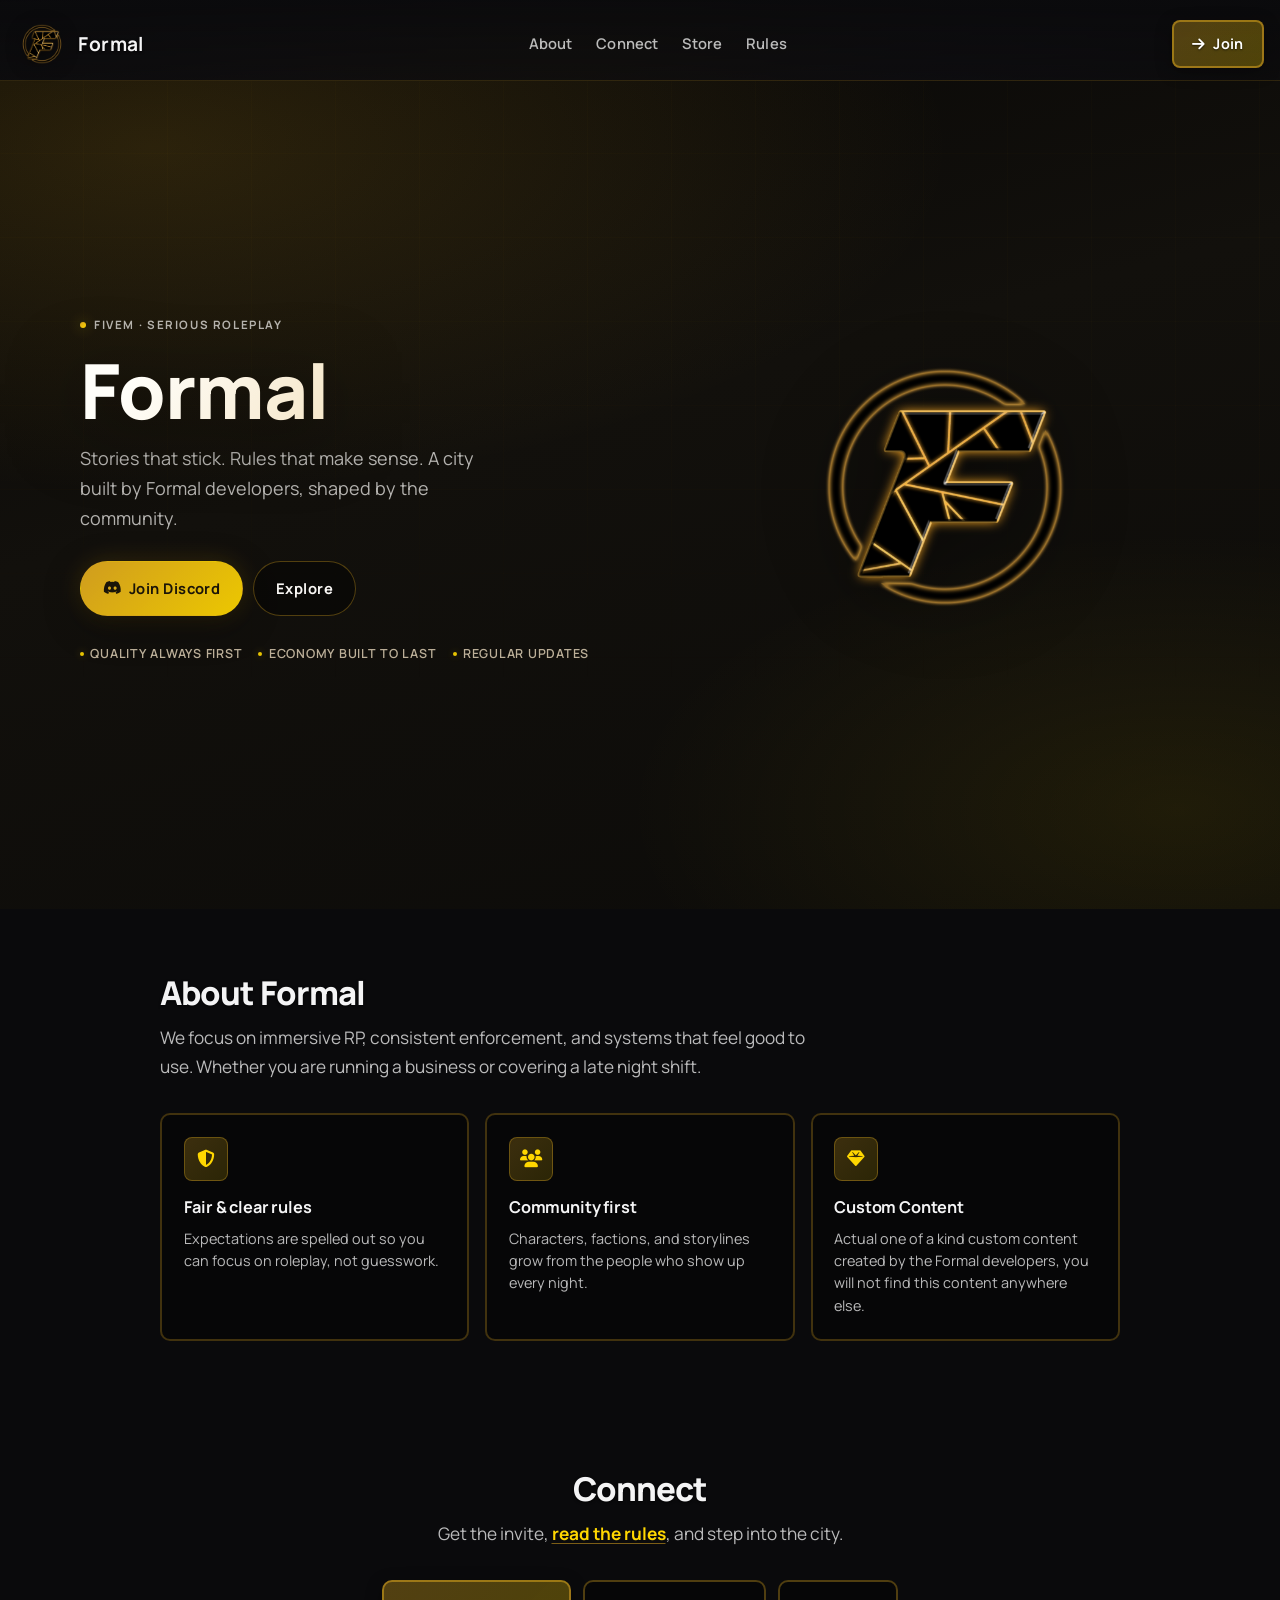
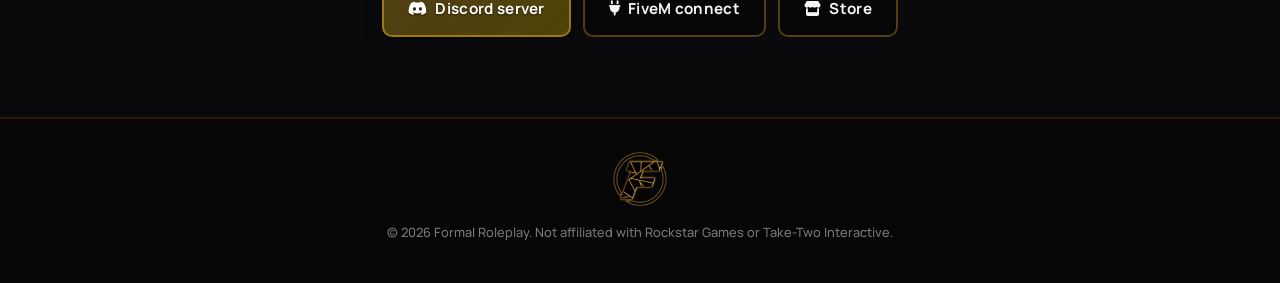
<file: index.html>
<!DOCTYPE html>
<html lang="en">
<head>
    <meta charset="UTF-8">
    <meta name="viewport" content="width=device-width, initial-scale=1.0">
    <title>Formal</title>
    <link rel="icon" type="image/png" href="formal-logo.png">
    <link rel="apple-touch-icon" href="formal-logo.png">
    <link rel="preconnect" href="https://fonts.googleapis.com">
    <link rel="preconnect" href="https://fonts.gstatic.com" crossorigin>
    <link href="https://fonts.googleapis.com/css2?family=Manrope:wght@300;400;500;600;700;800&display=swap" rel="stylesheet">
    <link rel="stylesheet" href="https://cdnjs.cloudflare.com/ajax/libs/font-awesome/6.4.0/css/all.min.css">
    <link rel="stylesheet" href="styles.css">
</head>
<body>
    <div class="page-bg" aria-hidden="true"></div>
    <div class="grain" aria-hidden="true"></div>

    <header class="site-header">
        <a class="brand" href="index.html#top">
            <img src="formal-logo.png" alt="Formal" class="brand-logo" width="140" height="56" decoding="async">
            <span class="brand-text">Formal</span>
        </a>
        <nav class="nav" aria-label="Primary">
            <a href="#about">About</a>
            <a href="#connect">Connect</a>
            <a href="https://formal-roleplay.tebex.io/" target="_blank" rel="noopener noreferrer">Store</a>
            <a href="rules.html">Rules</a>
        </nav>
        <a class="btn btn-primary nav-cta" href="#connect"><i class="fas fa-arrow-right"></i> Join</a>
    </header>

    <main id="top">
        <section class="hero hero-modern" aria-labelledby="hero-heading">
            <div class="hero-modern__ambient" aria-hidden="true"></div>
            <div class="hero-modern__grid" aria-hidden="true"></div>
            <div class="hero-modern__inner">
                <div class="hero-modern__copy">
                    <p class="hero-modern__tag"><span class="hero-modern__tag-dot"></span> FiveM · serious roleplay</p>
                    <h1 id="hero-heading" class="hero-modern__title">
                        <span class="hero-modern__title-main">Formal</span>
                    </h1>
                    <p class="hero-modern__lead">Stories that stick. Rules that make sense. A city built by Formal developers, shaped by the community.</p>
                    <div class="hero-modern__actions">
                        <a class="btn-hero btn-hero--solid" href="https://discord.gg/formalroleplay" target="_blank" rel="noopener noreferrer"><i class="fab fa-discord"></i> Join Discord</a>
                        <a class="btn-hero btn-hero--ghost" href="#about">Explore</a>
                    </div>
                    <ul class="hero-modern__meta" aria-label="Highlights">
                        <li>Quality always first</li>
                        <li>Economy built to last</li>
                        <li>Regular updates</li>
                    </ul>
                </div>
                <div class="hero-modern__visual">
                            <img src="formal-logo.png" alt="Formal" class="hero-modern__logo" width="400" height="160" decoding="async">
                </div>
            </div>
        </section>

        <section class="section" id="about">
            <div class="section-inner">
                <h2 class="section-title">About Formal</h2>
                <p class="section-intro">We focus on immersive RP, consistent enforcement, and systems that feel good to use. Whether you are running a business or covering a late night shift.</p>
                <div class="card-grid">
                    <article class="feature-card">
                        <div class="feature-icon"><i class="fas fa-shield-halved"></i></div>
                        <h3>Fair &amp; clear rules</h3>
                        <p>Expectations are spelled out so you can focus on roleplay, not guesswork.</p>
                    </article>
                    <article class="feature-card">
                        <div class="feature-icon"><i class="fas fa-users"></i></div>
                        <h3>Community first</h3>
                        <p>Characters, factions, and storylines grow from the people who show up every night.</p>
                    </article>
                    <article class="feature-card">
                        <div class="feature-icon"><i class="fas fa-gem"></i></div>
                        <h3>Custom Content</h3>
                        <p>Actual one of a kind custom content created by the Formal developers, you will not find this content anywhere else.</p>
                    </article>
                </div>
            </div>
        </section>

        <section class="section" id="connect">
            <div class="section-inner connect-block">
                <h2 class="section-title">Connect</h2>
                <p class="section-intro">Get the invite, <a class="text-link" href="rules.html">read the rules</a>, and step into the city.</p>
                <div class="connect-actions">
                    <a class="btn btn-primary btn-lg" href="https://discord.gg/formalroleplay" target="_blank" rel="noopener noreferrer"><i class="fab fa-discord"></i> Discord server</a>
                    <a class="btn btn-outline btn-lg" href="https://cfx.re/join/76lk4d" target="_blank" rel="noopener noreferrer"><i class="fas fa-plug"></i> FiveM connect</a>
                    <a class="btn btn-outline btn-lg" href="https://formal-roleplay.tebex.io/" target="_blank" rel="noopener noreferrer"><i class="fas fa-store"></i> Store</a>
                </div>
            </div>
        </section>
    </main>

    <footer class="site-footer">
        <div class="footer-inner">
            <img src="formal-logo.png" alt="" class="footer-logo" decoding="async">
            <p class="footer-copy">&copy; <span id="y"></span> Formal Roleplay. Not affiliated with Rockstar Games or Take-Two Interactive.</p>
        </div>
    </footer>
    <script src="main.js"></script>
</body>
</html>
</file>
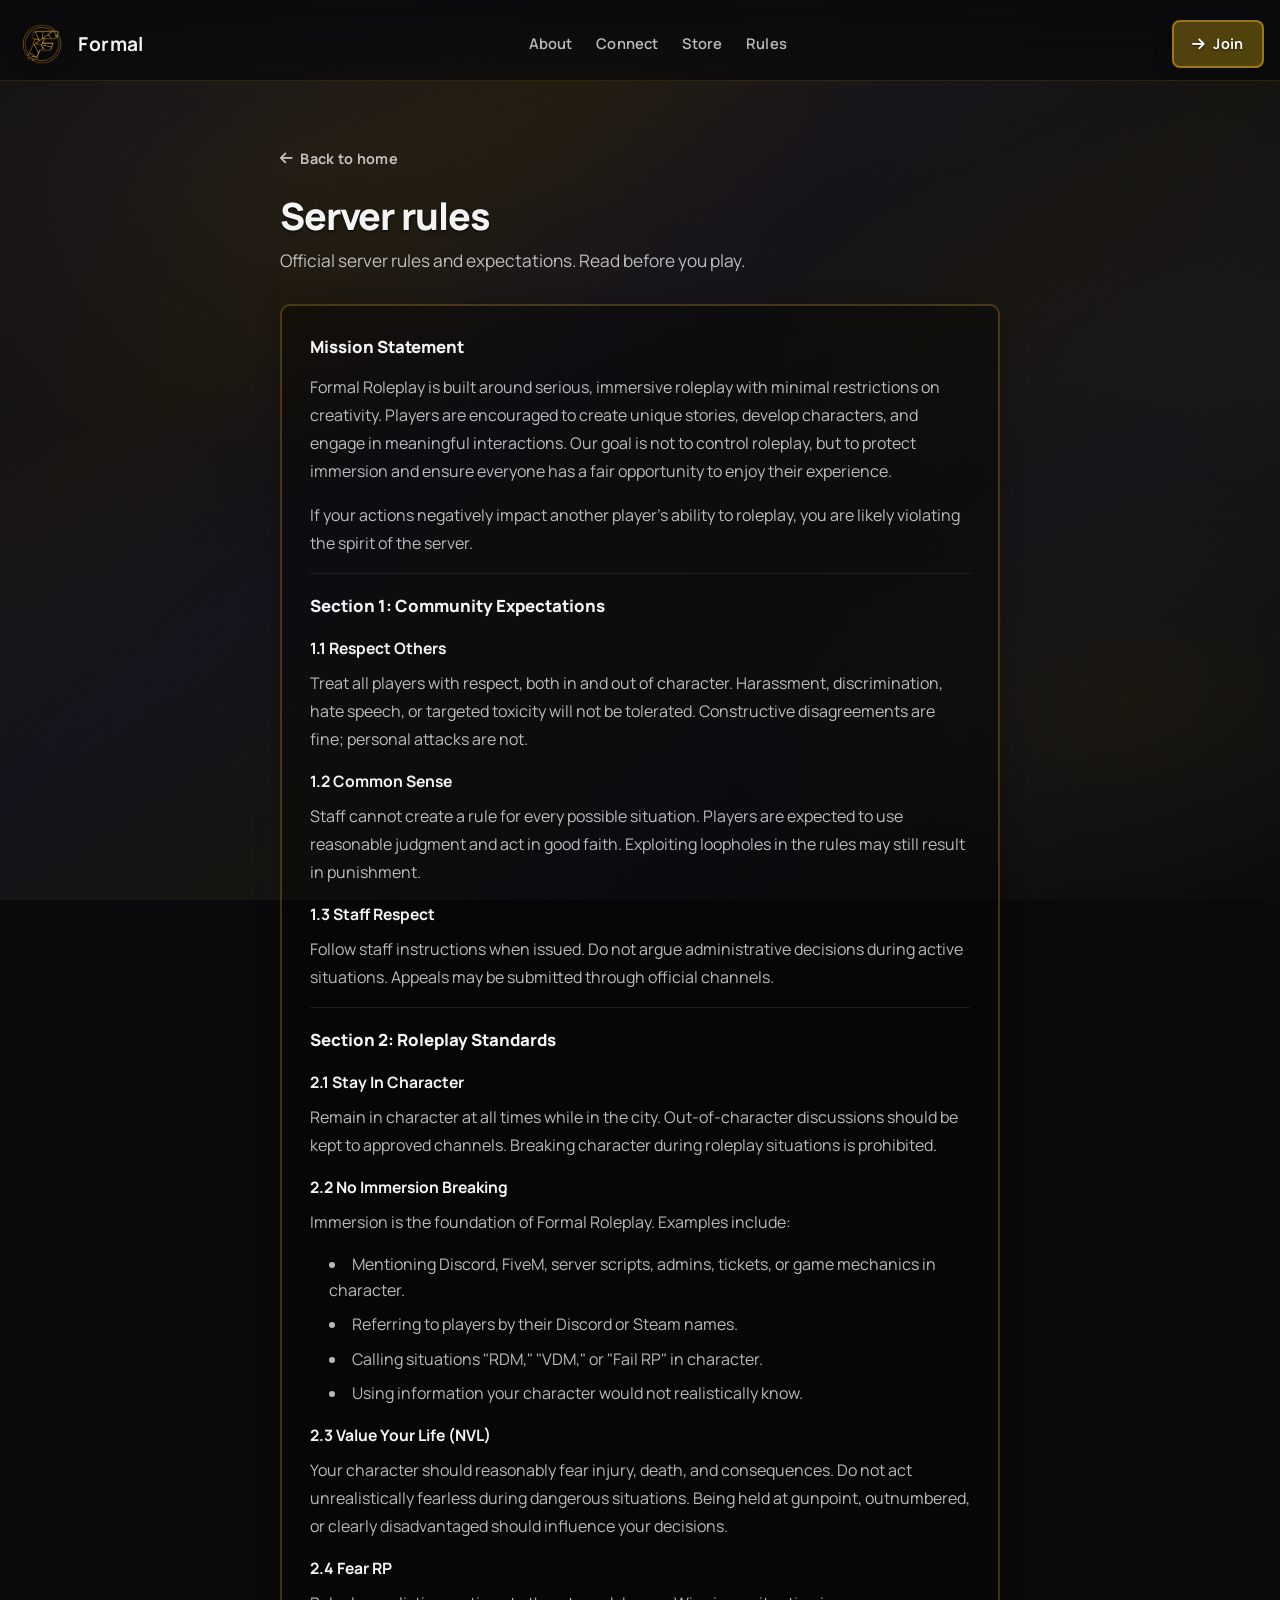
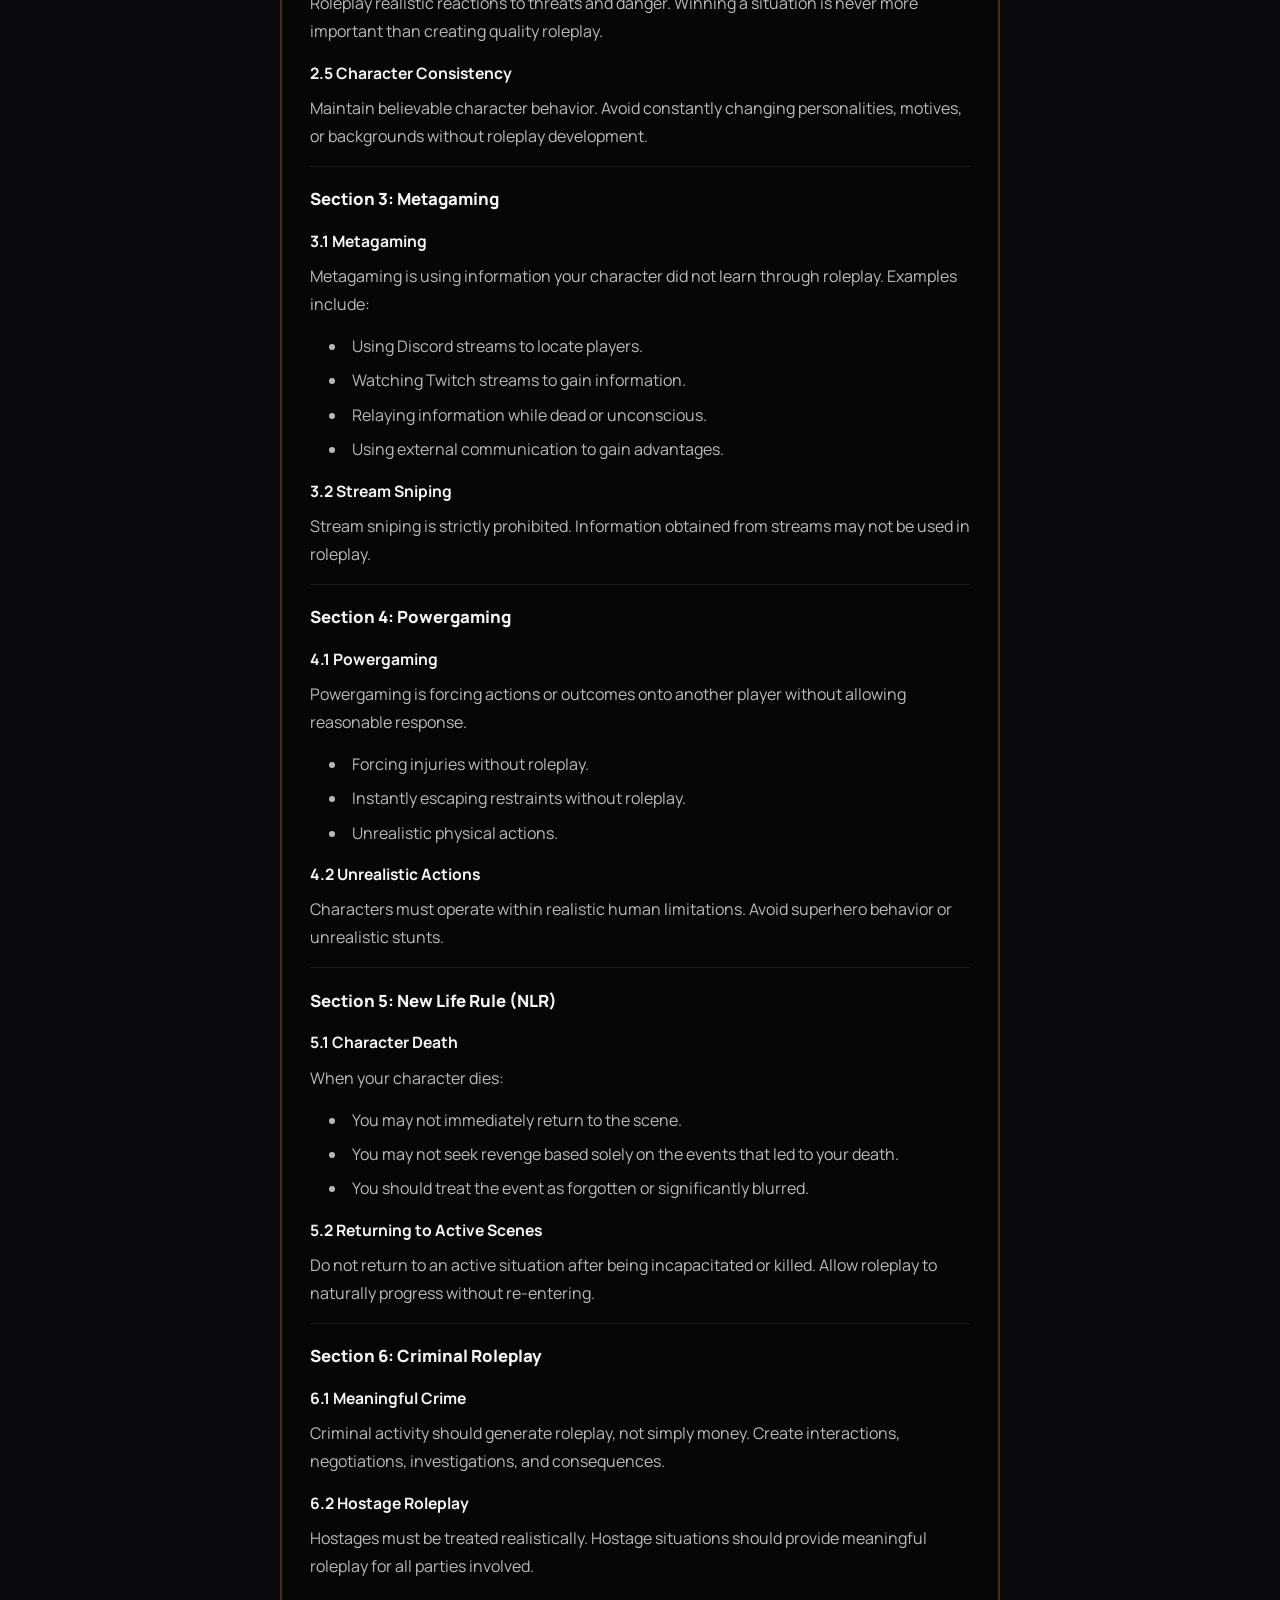
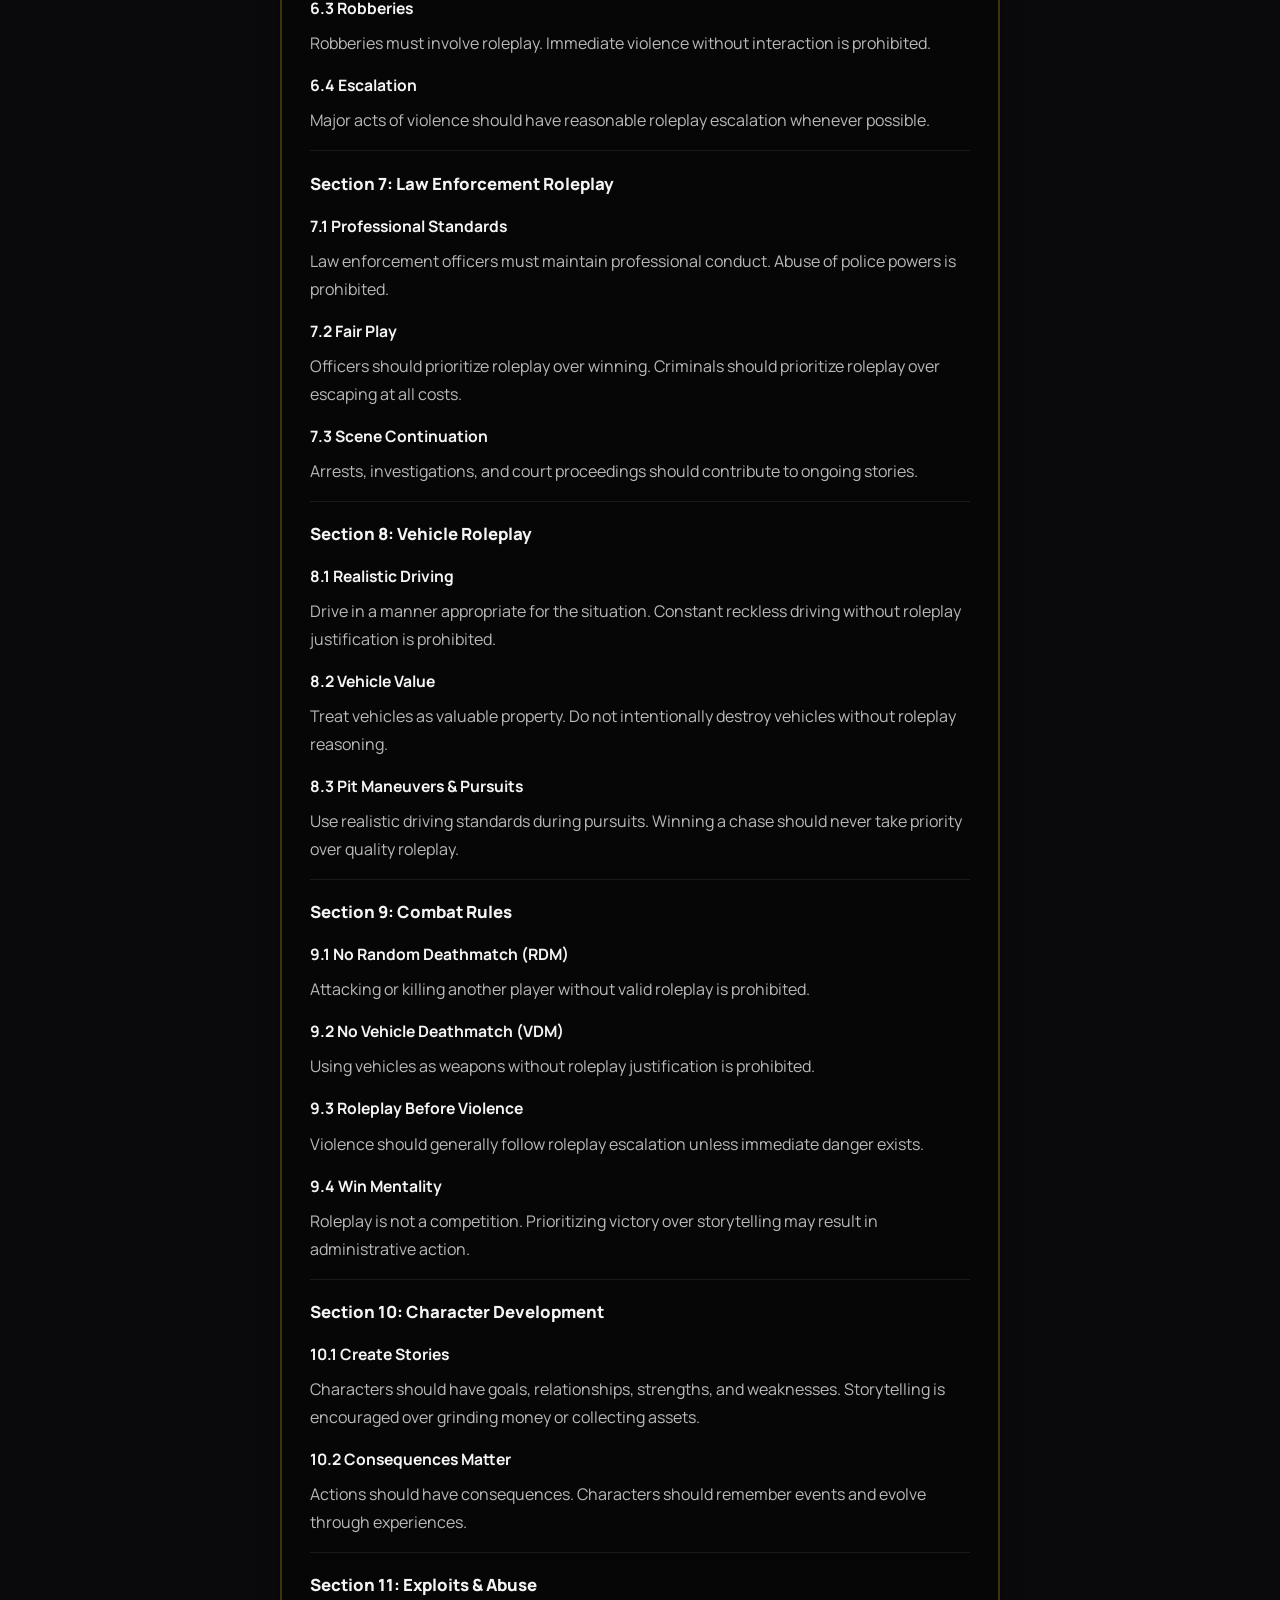
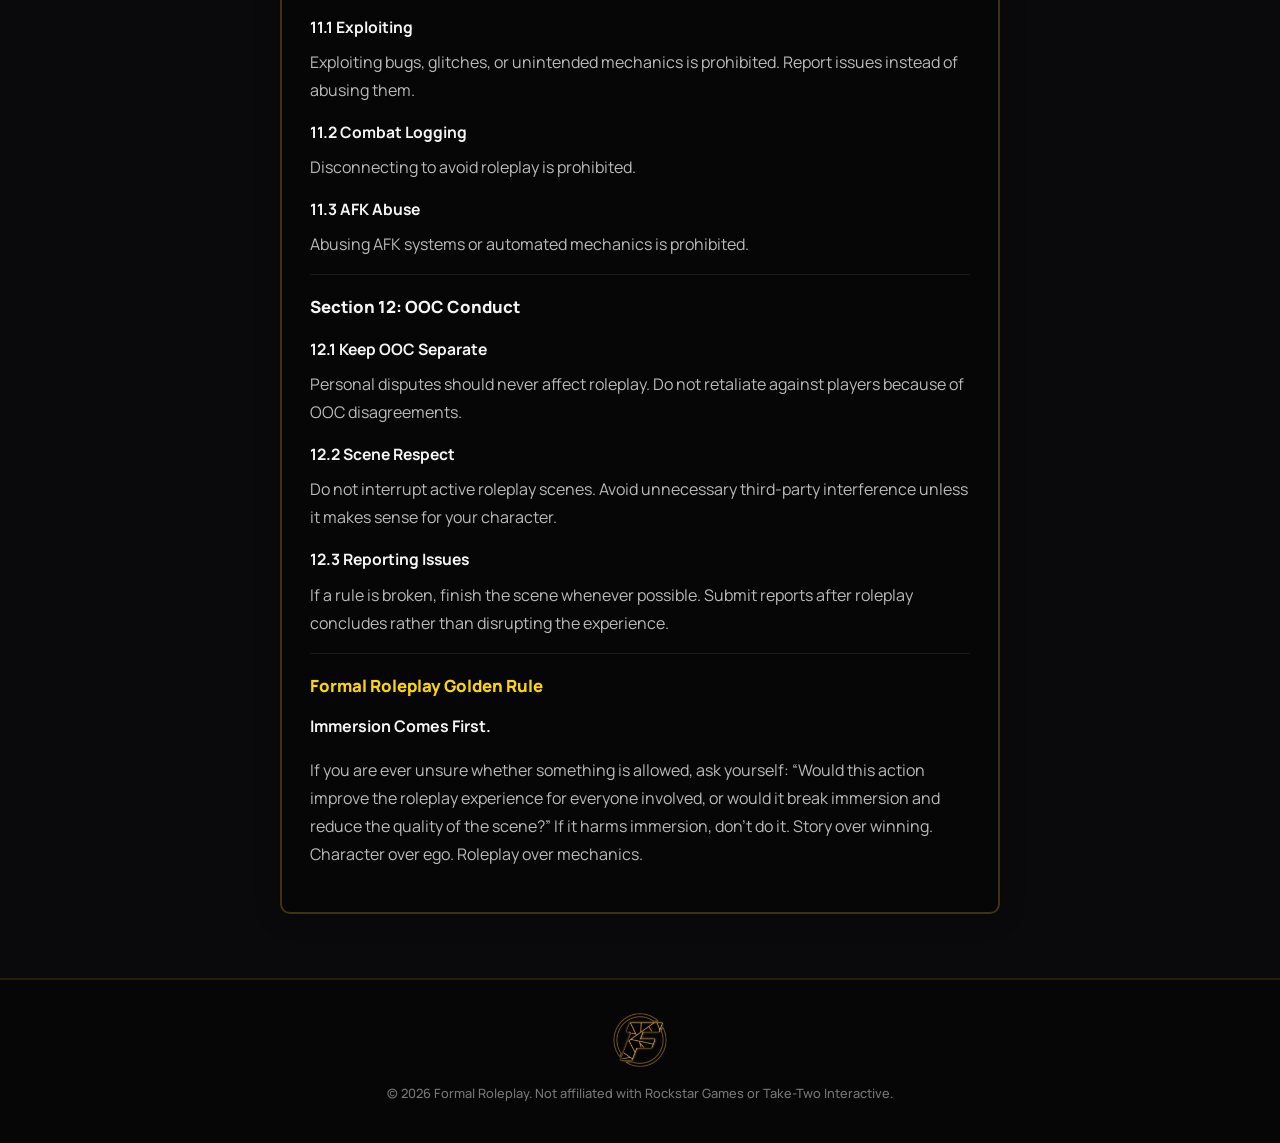
<file: rules.html>
<!DOCTYPE html>
<html lang="en">
<head>
    <meta charset="UTF-8">
    <meta name="viewport" content="width=device-width, initial-scale=1.0">
    <title>Rules — Formal</title>
    <link rel="icon" type="image/png" href="formal-logo.png">
    <link rel="apple-touch-icon" href="formal-logo.png">
    <link rel="preconnect" href="https://fonts.googleapis.com">
    <link rel="preconnect" href="https://fonts.gstatic.com" crossorigin>
    <link href="https://fonts.googleapis.com/css2?family=Manrope:wght@300;400;500;600;700;800&display=swap" rel="stylesheet">
    <link rel="stylesheet" href="https://cdnjs.cloudflare.com/ajax/libs/font-awesome/6.4.0/css/all.min.css">
    <link rel="stylesheet" href="styles.css">
</head>
<body>
    <div class="page-bg" aria-hidden="true"></div>
    <div class="grain" aria-hidden="true"></div>

    <header class="site-header">
        <a class="brand" href="index.html">
            <img src="formal-logo.png" alt="Formal" class="brand-logo" width="140" height="56" decoding="async">
            <span class="brand-text">Formal</span>
        </a>
        <nav class="nav" aria-label="Primary">
            <a href="index.html#about">About</a>
            <a href="index.html#connect">Connect</a>
            <a href="https://formal-roleplay.tebex.io/" target="_blank" rel="noopener noreferrer">Store</a>
            <a href="rules.html" aria-current="page">Rules</a>
        </nav>
        <a class="btn btn-primary nav-cta" href="index.html#connect"><i class="fas fa-arrow-right"></i> Join</a>
    </header>

    <main class="rules-page" id="top">
        <section class="section">
            <div class="section-inner rules-inner">
                <a class="rules-back" href="index.html"><i class="fas fa-arrow-left"></i> Back to home</a>
                <h1 class="page-title">Server rules</h1>
                <p class="section-intro rules-lead">Official server rules and expectations. Read before you play.</p>
                <div class="rules-panel">
                    <div class="rules-panel__body">
                    <article class="rules-body">
                        <section class="rules-section">
                            <h2>Mission Statement</h2>
                            <p>Formal Roleplay is built around serious, immersive roleplay with minimal restrictions on creativity. Players are encouraged to create unique stories, develop characters, and engage in meaningful interactions. Our goal is not to control roleplay, but to protect immersion and ensure everyone has a fair opportunity to enjoy their experience.</p>
                            <p>If your actions negatively impact another player's ability to roleplay, you are likely violating the spirit of the server.</p>
                        </section>

                        <section class="rules-section">
                            <h2>Section 1: Community Expectations</h2>
                            <div class="rules-subsection">
                                <h3>1.1 Respect Others</h3>
                                <p>Treat all players with respect, both in and out of character. Harassment, discrimination, hate speech, or targeted toxicity will not be tolerated. Constructive disagreements are fine; personal attacks are not.</p>
                            </div>
                            <div class="rules-subsection">
                                <h3>1.2 Common Sense</h3>
                                <p>Staff cannot create a rule for every possible situation. Players are expected to use reasonable judgment and act in good faith. Exploiting loopholes in the rules may still result in punishment.</p>
                            </div>
                            <div class="rules-subsection">
                                <h3>1.3 Staff Respect</h3>
                                <p>Follow staff instructions when issued. Do not argue administrative decisions during active situations. Appeals may be submitted through official channels.</p>
                            </div>
                        </section>

                        <section class="rules-section">
                            <h2>Section 2: Roleplay Standards</h2>
                            <div class="rules-subsection">
                                <h3>2.1 Stay In Character</h3>
                                <p>Remain in character at all times while in the city. Out-of-character discussions should be kept to approved channels. Breaking character during roleplay situations is prohibited.</p>
                            </div>
                            <div class="rules-subsection">
                                <h3>2.2 No Immersion Breaking</h3>
                                <p>Immersion is the foundation of Formal Roleplay. Examples include:</p>
                                <ul>
                                    <li>Mentioning Discord, FiveM, server scripts, admins, tickets, or game mechanics in character.</li>
                                    <li>Referring to players by their Discord or Steam names.</li>
                                    <li>Calling situations "RDM," "VDM," or "Fail RP" in character.</li>
                                    <li>Using information your character would not realistically know.</li>
                                </ul>
                            </div>
                            <div class="rules-subsection">
                                <h3>2.3 Value Your Life (NVL)</h3>
                                <p>Your character should reasonably fear injury, death, and consequences. Do not act unrealistically fearless during dangerous situations. Being held at gunpoint, outnumbered, or clearly disadvantaged should influence your decisions.</p>
                            </div>
                            <div class="rules-subsection">
                                <h3>2.4 Fear RP</h3>
                                <p>Roleplay realistic reactions to threats and danger. Winning a situation is never more important than creating quality roleplay.</p>
                            </div>
                            <div class="rules-subsection">
                                <h3>2.5 Character Consistency</h3>
                                <p>Maintain believable character behavior. Avoid constantly changing personalities, motives, or backgrounds without roleplay development.</p>
                            </div>
                        </section>

                        <section class="rules-section">
                            <h2>Section 3: Metagaming</h2>
                            <div class="rules-subsection">
                                <h3>3.1 Metagaming</h3>
                                <p>Metagaming is using information your character did not learn through roleplay. Examples include:</p>
                                <ul>
                                    <li>Using Discord streams to locate players.</li>
                                    <li>Watching Twitch streams to gain information.</li>
                                    <li>Relaying information while dead or unconscious.</li>
                                    <li>Using external communication to gain advantages.</li>
                                </ul>
                            </div>
                            <div class="rules-subsection">
                                <h3>3.2 Stream Sniping</h3>
                                <p>Stream sniping is strictly prohibited. Information obtained from streams may not be used in roleplay.</p>
                            </div>
                        </section>

                        <section class="rules-section">
                            <h2>Section 4: Powergaming</h2>
                            <div class="rules-subsection">
                                <h3>4.1 Powergaming</h3>
                                <p>Powergaming is forcing actions or outcomes onto another player without allowing reasonable response.</p>
                                <ul>
                                    <li>Forcing injuries without roleplay.</li>
                                    <li>Instantly escaping restraints without roleplay.</li>
                                    <li>Unrealistic physical actions.</li>
                                </ul>
                            </div>
                            <div class="rules-subsection">
                                <h3>4.2 Unrealistic Actions</h3>
                                <p>Characters must operate within realistic human limitations. Avoid superhero behavior or unrealistic stunts.</p>
                            </div>
                        </section>

                        <section class="rules-section">
                            <h2>Section 5: New Life Rule (NLR)</h2>
                            <div class="rules-subsection">
                                <h3>5.1 Character Death</h3>
                                <p>When your character dies:</p>
                                <ul>
                                    <li>You may not immediately return to the scene.</li>
                                    <li>You may not seek revenge based solely on the events that led to your death.</li>
                                    <li>You should treat the event as forgotten or significantly blurred.</li>
                                </ul>
                            </div>
                            <div class="rules-subsection">
                                <h3>5.2 Returning to Active Scenes</h3>
                                <p>Do not return to an active situation after being incapacitated or killed. Allow roleplay to naturally progress without re-entering.</p>
                            </div>
                        </section>

                        <section class="rules-section">
                            <h2>Section 6: Criminal Roleplay</h2>
                            <div class="rules-subsection">
                                <h3>6.1 Meaningful Crime</h3>
                                <p>Criminal activity should generate roleplay, not simply money. Create interactions, negotiations, investigations, and consequences.</p>
                            </div>
                            <div class="rules-subsection">
                                <h3>6.2 Hostage Roleplay</h3>
                                <p>Hostages must be treated realistically. Hostage situations should provide meaningful roleplay for all parties involved.</p>
                            </div>
                            <div class="rules-subsection">
                                <h3>6.3 Robberies</h3>
                                <p>Robberies must involve roleplay. Immediate violence without interaction is prohibited.</p>
                            </div>
                            <div class="rules-subsection">
                                <h3>6.4 Escalation</h3>
                                <p>Major acts of violence should have reasonable roleplay escalation whenever possible.</p>
                            </div>
                        </section>

                        <section class="rules-section">
                            <h2>Section 7: Law Enforcement Roleplay</h2>
                            <div class="rules-subsection">
                                <h3>7.1 Professional Standards</h3>
                                <p>Law enforcement officers must maintain professional conduct. Abuse of police powers is prohibited.</p>
                            </div>
                            <div class="rules-subsection">
                                <h3>7.2 Fair Play</h3>
                                <p>Officers should prioritize roleplay over winning. Criminals should prioritize roleplay over escaping at all costs.</p>
                            </div>
                            <div class="rules-subsection">
                                <h3>7.3 Scene Continuation</h3>
                                <p>Arrests, investigations, and court proceedings should contribute to ongoing stories.</p>
                            </div>
                        </section>

                        <section class="rules-section">
                            <h2>Section 8: Vehicle Roleplay</h2>
                            <div class="rules-subsection">
                                <h3>8.1 Realistic Driving</h3>
                                <p>Drive in a manner appropriate for the situation. Constant reckless driving without roleplay justification is prohibited.</p>
                            </div>
                            <div class="rules-subsection">
                                <h3>8.2 Vehicle Value</h3>
                                <p>Treat vehicles as valuable property. Do not intentionally destroy vehicles without roleplay reasoning.</p>
                            </div>
                            <div class="rules-subsection">
                                <h3>8.3 Pit Maneuvers & Pursuits</h3>
                                <p>Use realistic driving standards during pursuits. Winning a chase should never take priority over quality roleplay.</p>
                            </div>
                        </section>

                        <section class="rules-section">
                            <h2>Section 9: Combat Rules</h2>
                            <div class="rules-subsection">
                                <h3>9.1 No Random Deathmatch (RDM)</h3>
                                <p>Attacking or killing another player without valid roleplay is prohibited.</p>
                            </div>
                            <div class="rules-subsection">
                                <h3>9.2 No Vehicle Deathmatch (VDM)</h3>
                                <p>Using vehicles as weapons without roleplay justification is prohibited.</p>
                            </div>
                            <div class="rules-subsection">
                                <h3>9.3 Roleplay Before Violence</h3>
                                <p>Violence should generally follow roleplay escalation unless immediate danger exists.</p>
                            </div>
                            <div class="rules-subsection">
                                <h3>9.4 Win Mentality</h3>
                                <p>Roleplay is not a competition. Prioritizing victory over storytelling may result in administrative action.</p>
                            </div>
                        </section>

                        <section class="rules-section">
                            <h2>Section 10: Character Development</h2>
                            <div class="rules-subsection">
                                <h3>10.1 Create Stories</h3>
                                <p>Characters should have goals, relationships, strengths, and weaknesses. Storytelling is encouraged over grinding money or collecting assets.</p>
                            </div>
                            <div class="rules-subsection">
                                <h3>10.2 Consequences Matter</h3>
                                <p>Actions should have consequences. Characters should remember events and evolve through experiences.</p>
                            </div>
                        </section>

                        <section class="rules-section">
                            <h2>Section 11: Exploits & Abuse</h2>
                            <div class="rules-subsection">
                                <h3>11.1 Exploiting</h3>
                                <p>Exploiting bugs, glitches, or unintended mechanics is prohibited. Report issues instead of abusing them.</p>
                            </div>
                            <div class="rules-subsection">
                                <h3>11.2 Combat Logging</h3>
                                <p>Disconnecting to avoid roleplay is prohibited.</p>
                            </div>
                            <div class="rules-subsection">
                                <h3>11.3 AFK Abuse</h3>
                                <p>Abusing AFK systems or automated mechanics is prohibited.</p>
                            </div>
                        </section>

                        <section class="rules-section">
                            <h2>Section 12: OOC Conduct</h2>
                            <div class="rules-subsection">
                                <h3>12.1 Keep OOC Separate</h3>
                                <p>Personal disputes should never affect roleplay. Do not retaliate against players because of OOC disagreements.</p>
                            </div>
                            <div class="rules-subsection">
                                <h3>12.2 Scene Respect</h3>
                                <p>Do not interrupt active roleplay scenes. Avoid unnecessary third-party interference unless it makes sense for your character.</p>
                            </div>
                            <div class="rules-subsection">
                                <h3>12.3 Reporting Issues</h3>
                                <p>If a rule is broken, finish the scene whenever possible. Submit reports after roleplay concludes rather than disrupting the experience.</p>
                            </div>
                        </section>

                        <section class="rules-section rules-note">
                            <h2>Formal Roleplay Golden Rule</h2>
                            <p><strong>Immersion Comes First.</strong></p>
                            <p>If you are ever unsure whether something is allowed, ask yourself: “Would this action improve the roleplay experience for everyone involved, or would it break immersion and reduce the quality of the scene?” If it harms immersion, don't do it. Story over winning. Character over ego. Roleplay over mechanics.</p>
                        </section>
                    </article>
                </div>
                </div>
            </div>
        </section>
    </main>

    <footer class="site-footer">
        <div class="footer-inner">
            <img src="formal-logo.png" alt="" class="footer-logo" decoding="async">
            <p class="footer-copy">&copy; <span id="y"></span> Formal Roleplay. Not affiliated with Rockstar Games or Take-Two Interactive.</p>
        </div>
    </footer>
    <script src="main.js"></script>
</body>
</html>
</file>
<file: styles.css>
:root {
    --gold: rgb(218, 165, 32);
    --gold-bright: rgb(255, 215, 0);
    --gold-dim: rgba(218, 165, 32, 0.35);
    --surface-0: rgba(20, 20, 25, 0.92);
    --surface-1: rgba(30, 30, 40, 0.88);
    --surface-2: rgba(0, 0, 0, 0.35);
    --text: #f4f4f5;
    --text-muted: rgba(255, 255, 255, 0.72);
    --border: rgba(255, 215, 0, 0.28);
    --radius-lg: 15px;
    --radius-md: 10px;
    --radius-sm: 8px;
    --font-sans: "Manrope", system-ui, sans-serif;
    --shadow-panel: 0 8px 32px rgba(0, 0, 0, 0.35), 0 2px 8px rgba(0, 0, 0, 0.2),
        inset 0 1px 0 rgba(255, 215, 0, 0.12), 0 0 24px rgba(255, 215, 0, 0.06);
    --hero-surface: #0c0b09;
    --hero-ink: #faf8f5;
    --hero-ink-soft: rgba(250, 248, 245, 0.7);
    --hero-line: rgba(218, 165, 32, 0.35);
    --hero-accent: rgb(255, 215, 0);
    --hero-accent-deep: rgb(218, 165, 32);
    --safe-x: max(1rem, env(safe-area-inset-left, 0px));
    --safe-r: max(1rem, env(safe-area-inset-right, 0px));
    --safe-t: max(0.5rem, env(safe-area-inset-top, 0px));
    --safe-b: max(0.5rem, env(safe-area-inset-bottom, 0px));
}

* {
    margin: 0;
    padding: 0;
    box-sizing: border-box;
}

html {
    scroll-behavior: smooth;
}

body {
    font-family: var(--font-sans);
    font-weight: 400;
    color: var(--text);
    background: #0a0a0c;
    min-height: 100vh;
    min-height: 100dvh;
    line-height: 1.6;
    overflow-x: hidden;
    text-rendering: optimizeLegibility;
    -webkit-font-smoothing: antialiased;
    display: flex;
    flex-direction: column;
}

main {
    flex: 1 0 auto;
    width: 100%;
}

.page-bg {
    flex: none;
    position: fixed;
    inset: 0;
    z-index: -2;
    background:
        radial-gradient(ellipse 100% 80% at 50% -10%, rgba(218, 165, 32, 0.06), transparent 45%),
        radial-gradient(ellipse 90% 60% at 100% 40%, rgba(40, 35, 28, 0.35), transparent 50%),
        radial-gradient(ellipse 85% 55% at 0% 70%, rgba(22, 22, 32, 0.4), transparent 52%),
        linear-gradient(
            142deg,
            #0e0e12 0%,
            #121016 14%,
            #18140f 28%,
            #14121a 42%,
            #161410 56%,
            #121118 70%,
            #0f0e11 84%,
            #0a0a0d 100%
        );
}

.page-bg::after {
    content: "";
    position: absolute;
    inset: 0;
    background: radial-gradient(ellipse 75% 55% at 22% 18%, rgba(218, 165, 32, 0.07), transparent 58%),
        radial-gradient(ellipse 65% 50% at 88% 78%, rgba(255, 215, 0, 0.045), transparent 52%);
    pointer-events: none;
}

.grain {
    flex: none;
    position: fixed;
    inset: 0;
    z-index: -1;
    opacity: 0.018;
    background-image: url("data:image/svg+xml,%3Csvg viewBox='0 0 512 512' xmlns='http://www.w3.org/2000/svg'%3E%3Cfilter id='n'%3E%3CfeTurbulence type='fractalNoise' baseFrequency='0.32' numOctaves='3' stitchTiles='stitch'/%3E%3C/filter%3E%3Crect width='100%25' height='100%25' filter='url(%23n)'/%3E%3C/svg%3E");
    background-size: 280px 280px;
    pointer-events: none;
}

a {
    color: inherit;
    text-decoration: none;
}

.site-header {
    flex-shrink: 0;
    position: sticky;
    top: 0;
    z-index: 100;
    display: flex;
    align-items: center;
    justify-content: space-between;
    flex-wrap: wrap;
    gap: 0.75rem 1rem;
    padding: calc(0.75rem + var(--safe-t)) var(--safe-r) 0.75rem var(--safe-x);
    background: linear-gradient(180deg, rgba(10, 10, 12, 0.95), rgba(10, 10, 12, 0.75));
    border-bottom: 1px solid rgba(218, 165, 32, 0.18);
    backdrop-filter: blur(12px);
}

.brand {
    display: flex;
    align-items: center;
    gap: 0.65rem;
}

.brand-logo {
    height: 40px;
    width: auto;
    object-fit: contain;
    filter: drop-shadow(0 2px 8px rgba(0, 0, 0, 0.5));
}

.brand-text {
    font-family: var(--font-sans);
    font-size: 1.2rem;
    font-weight: 700;
    letter-spacing: 0.02em;
    text-shadow: 0 1px 3px rgba(0, 0, 0, 0.8);
}

.nav {
    display: flex;
    align-items: center;
    gap: clamp(0.65rem, 2vw, 1.5rem);
    flex-wrap: wrap;
    justify-content: center;
    flex: 1;
}

.nav a {
    font-size: clamp(0.8rem, 2.2vw, 0.92rem);
    font-weight: 600;
    letter-spacing: 0.01em;
    color: var(--text-muted);
    transition: color 0.2s ease, text-shadow 0.2s ease;
    white-space: nowrap;
}

.nav a:hover {
    color: var(--text);
    text-shadow: 0 0 12px rgba(255, 215, 0, 0.25);
}

.nav-cta {
    font-family: var(--font-sans);
    font-size: 0.82rem;
    font-weight: 700;
    letter-spacing: 0.02em;
    padding: 0.55rem 1.05rem;
    min-height: 44px;
}

.btn {
    display: inline-flex;
    align-items: center;
    justify-content: center;
    gap: 0.5rem;
    padding: 0.65rem 1.15rem;
    border-radius: var(--radius-sm);
    font-family: var(--font-sans);
    font-size: 0.9rem;
    font-weight: 700;
    letter-spacing: 0.02em;
    cursor: pointer;
    border: 2px solid transparent;
    transition: transform 0.2s ease, box-shadow 0.2s ease, background 0.2s ease, border-color 0.2s ease;
    min-height: 44px;
}

.btn-lg {
    padding: 0.9rem 1.5rem;
    font-size: 0.95rem;
    border-radius: var(--radius-md);
}

.btn-primary {
    background: linear-gradient(135deg, rgba(218, 165, 32, 0.35) 0%, rgba(255, 215, 0, 0.28) 100%);
    border-color: rgba(218, 165, 32, 0.55);
    color: #fff;
    box-shadow: 0 4px 16px rgba(0, 0, 0, 0.35);
    text-shadow: 0 1px 2px rgba(0, 0, 0, 0.6);
}

.btn-primary:hover {
    transform: translateY(-2px);
    border-color: rgba(218, 165, 32, 0.85);
    box-shadow: 0 8px 24px rgba(0, 0, 0, 0.45), 0 0 24px rgba(218, 165, 32, 0.25);
}

.btn-outline {
    background: rgba(0, 0, 0, 0.35);
    border-color: var(--gold-dim);
    color: var(--text);
}

.btn-outline:hover {
    background: rgba(0, 0, 0, 0.5);
    border-color: rgba(218, 165, 32, 0.55);
    box-shadow: 0 0 16px rgba(218, 165, 32, 0.15);
    transform: translateY(-2px);
}

.hero-modern {
    position: relative;
    isolation: isolate;
    min-height: min(92vh, 880px);
    display: flex;
    align-items: center;
    padding: calc(2rem + var(--safe-t)) var(--safe-r) calc(3rem + var(--safe-b)) var(--safe-x);
    overflow-x: hidden;
    overflow-y: visible;
    background: var(--hero-surface);
    color: var(--hero-ink);
}

.hero-modern__ambient {
    position: absolute;
    inset: 0;
    z-index: 0;
    background:
        radial-gradient(ellipse 120% 80% at 12% 8%, rgba(218, 165, 32, 0.16), transparent 52%),
        radial-gradient(ellipse 90% 70% at 92% 88%, rgba(255, 215, 0, 0.08), transparent 48%),
        linear-gradient(165deg, #080706 0%, #12100c 42%, #0c0b09 100%);
}

.hero-modern__grid {
    position: absolute;
    inset: 0;
    z-index: 0;
    opacity: 0.55;
    background-image:
        repeating-linear-gradient(
            0deg,
            transparent,
            transparent 83px,
            rgba(218, 165, 32, 0.045) 83px,
            rgba(218, 165, 32, 0.045) 84px
        ),
        repeating-linear-gradient(
            90deg,
            transparent,
            transparent 83px,
            rgba(218, 165, 32, 0.045) 83px,
            rgba(218, 165, 32, 0.045) 84px
        );
    mask-image: linear-gradient(to bottom, rgba(0, 0, 0, 0.95) 0%, rgba(0, 0, 0, 0.75) 45%, transparent 78%);
    filter: blur(0.35px);
    transform: translateZ(0);
}

.hero-modern__inner {
    position: relative;
    z-index: 1;
    width: 100%;
    max-width: 1120px;
    margin: 0 auto;
    display: grid;
    grid-template-columns: 1fr;
    gap: clamp(2rem, 5vw, 3.5rem);
    align-items: center;
    animation: hero-in 0.85s cubic-bezier(0.22, 1, 0.36, 1) both;
}

@keyframes hero-in {
    from {
        opacity: 0;
        transform: translateY(20px);
    }
    to {
        opacity: 1;
        transform: translateY(0);
    }
}

@media (min-width: 900px) {
    .hero-modern__inner {
        grid-template-columns: minmax(0, 1.05fr) minmax(0, 0.95fr);
        gap: 3rem;
    }
}

.hero-modern__copy {
    max-width: 36rem;
}

.hero-modern__tag {
    display: inline-flex;
    align-items: center;
    gap: 0.5rem;
    font-family: var(--font-sans);
    font-size: 0.72rem;
    font-weight: 700;
    letter-spacing: 0.14em;
    text-transform: uppercase;
    color: var(--hero-ink-soft);
    margin-bottom: 1.25rem;
}

.hero-modern__tag-dot {
    width: 6px;
    height: 6px;
    border-radius: 50%;
    background: linear-gradient(135deg, var(--hero-accent-deep), var(--hero-accent));
    box-shadow: 0 0 14px rgba(255, 215, 0, 0.45);
}

.hero-modern__title {
    font-family: var(--font-sans);
    font-weight: 800;
    letter-spacing: -0.045em;
    line-height: 0.95;
    margin-bottom: 1.1rem;
}

.hero-modern__title-pre {
    display: block;
    font-size: clamp(1.35rem, 3.5vw, 1.65rem);
    font-weight: 600;
    letter-spacing: -0.02em;
    color: var(--hero-ink-soft);
    margin-bottom: 0.35rem;
}

.hero-modern__title-main {
    display: block;
    font-size: clamp(3.1rem, 12vw, 4.75rem);
    background: linear-gradient(120deg, #fffef9 8%, #f5e6c8 35%, rgb(255, 215, 0) 68%, rgb(218, 165, 32) 100%);
    background-size: 140% 140%;
    -webkit-background-clip: text;
    background-clip: text;
    color: transparent;
    filter: drop-shadow(0 12px 36px rgba(0, 0, 0, 0.55));
}

@supports not (background-clip: text) {
    .hero-modern__title-main {
        color: var(--hero-ink);
        background: none;
        filter: none;
    }
}

.hero-modern__lead {
    font-family: var(--font-sans);
    font-size: clamp(1rem, 2.4vw, 1.125rem);
    font-weight: 400;
    line-height: 1.65;
    color: var(--hero-ink-soft);
    max-width: 38ch;
    margin-bottom: 1.75rem;
}

.hero-modern__actions {
    display: flex;
    flex-wrap: wrap;
    gap: 0.65rem;
    margin-bottom: 1.75rem;
}

.btn-hero {
    display: inline-flex;
    align-items: center;
    justify-content: center;
    gap: 0.5rem;
    font-family: var(--font-sans);
    font-size: 0.92rem;
    font-weight: 700;
    letter-spacing: 0.03em;
    padding: 0.9rem 1.35rem;
    min-height: 48px;
    border-radius: 999px;
    border: 1px solid transparent;
    transition: transform 0.2s ease, box-shadow 0.2s ease, background 0.2s ease, border-color 0.2s ease, color 0.2s ease;
}

.btn-hero--solid {
    background: linear-gradient(135deg, rgba(218, 165, 32, 0.95) 0%, rgba(255, 215, 0, 0.92) 100%);
    color: #1a1408;
    box-shadow: 0 10px 36px rgba(0, 0, 0, 0.4), 0 0 24px rgba(218, 165, 32, 0.2);
}

.btn-hero--solid:hover {
    transform: translateY(-2px);
    box-shadow: 0 16px 44px rgba(0, 0, 0, 0.45), 0 0 32px rgba(255, 215, 0, 0.25);
}

.btn-hero--ghost {
    background: rgba(0, 0, 0, 0.4);
    color: var(--hero-ink);
    border-color: var(--hero-line);
    backdrop-filter: blur(8px);
}

.btn-hero--ghost:hover {
    border-color: rgba(255, 215, 0, 0.55);
    background: rgba(20, 18, 14, 0.65);
    transform: translateY(-2px);
}

.hero-modern__meta {
    list-style: none;
    display: flex;
    flex-wrap: wrap;
    gap: 0.5rem 1rem;
    font-family: var(--font-sans);
    font-size: 0.78rem;
    font-weight: 600;
    letter-spacing: 0.06em;
    text-transform: uppercase;
    color: rgba(245, 230, 200, 0.75);
}

.hero-modern__meta li {
    display: inline-flex;
    align-items: center;
    gap: 0.4rem;
}

.hero-modern__meta li::before {
    content: "";
    width: 4px;
    height: 4px;
    border-radius: 50%;
    background: var(--gold-bright);
    opacity: 0.9;
    box-shadow: 0 0 8px rgba(255, 215, 0, 0.4);
}

.hero-modern__visual {
    display: flex;
    justify-content: center;
    align-items: center;
}

.hero-modern__frame {
    position: relative;
    width: min(100%, 420px);
    margin-bottom: 0;
    padding: 1px;
    border-radius: 24px;
    background: linear-gradient(135deg, rgba(255, 215, 0, 0.45), rgba(218, 165, 32, 0.4), rgba(90, 75, 40, 0.35));
    box-shadow:
        0 24px 64px rgba(0, 0, 0, 0.45),
        0 0 0 1px rgba(255, 215, 0, 0.12) inset;
}

.hero-modern__frame-inner {
    border-radius: 23px;
    background: linear-gradient(165deg, rgba(28, 24, 18, 0.75) 0%, rgba(14, 12, 10, 0.95) 100%);
    padding: clamp(1.75rem, 4vw, 2.5rem);
    display: flex;
    align-items: center;
    justify-content: center;
    min-height: min(42vw, 240px);
}

@media (min-width: 900px) {
    .hero-modern__frame {
        margin-bottom: 1.75rem;
    }

    .hero-modern__frame-inner {
        min-height: 280px;
    }
}

.hero-modern__logo {
    width: 100%;
    max-width: 320px;
    height: auto;
    object-fit: contain;
    filter: drop-shadow(0 8px 32px rgba(0, 0, 0, 0.4));
}

.hero-modern__frame-caption {
    position: absolute;
    left: 50%;
    bottom: -0.5rem;
    transform: translate(-50%, 100%);
    font-family: var(--font-sans);
    font-size: 0.7rem;
    font-weight: 600;
    letter-spacing: 0.2em;
    text-transform: uppercase;
    color: rgba(218, 165, 32, 0.75);
    white-space: nowrap;
}

@media (max-width: 899px) {
    .hero-modern__visual {
        order: -1;
    }

    .hero-modern__frame {
        margin-bottom: 0;
        width: min(100%, 360px);
    }

    .hero-modern__frame-caption {
        position: static;
        transform: none;
        text-align: center;
        margin-top: 1rem;
        letter-spacing: 0.16em;
    }
}

.section {
    padding: clamp(2.5rem, 6vw, 4rem) max(var(--safe-x), clamp(1rem, 4vw, 2.5rem));
}

.section-alt {
    background: linear-gradient(180deg, rgba(0, 0, 0, 0.2), rgba(0, 0, 0, 0.35));
    border-top: 1px solid rgba(218, 165, 32, 0.12);
    border-bottom: 1px solid rgba(218, 165, 32, 0.12);
}

.section-inner {
    max-width: 960px;
    margin: 0 auto;
}

.section-title {
    font-family: var(--font-sans);
    font-size: clamp(1.6rem, 3.2vw, 2.05rem);
    font-weight: 800;
    letter-spacing: -0.03em;
    line-height: 1.2;
    text-shadow: 0 1px 3px rgba(0, 0, 0, 0.8);
    margin-bottom: 0.75rem;
}

.section-intro {
    font-family: var(--font-sans);
    color: var(--text-muted);
    font-size: clamp(0.98rem, 2vw, 1.08rem);
    max-width: 60ch;
    margin-bottom: 2rem;
    font-weight: 400;
    line-height: 1.65;
}

.card-grid {
    display: grid;
    grid-template-columns: 1fr;
    gap: 1rem;
}

@media (min-width: 640px) {
    .card-grid {
        grid-template-columns: repeat(3, 1fr);
    }
}

.feature-card {
    padding: 1.35rem;
    background: rgba(0, 0, 0, 0.35);
    border: 2px solid rgba(218, 165, 32, 0.28);
    border-radius: var(--radius-md);
    transition: border-color 0.25s ease, box-shadow 0.25s ease, transform 0.25s ease;
}

.feature-card:hover {
    border-color: rgba(218, 165, 32, 0.55);
    box-shadow: 0 8px 28px rgba(0, 0, 0, 0.4), 0 0 20px rgba(218, 165, 32, 0.12);
    transform: translateY(-3px);
}

.feature-icon {
    width: 44px;
    height: 44px;
    display: flex;
    align-items: center;
    justify-content: center;
    margin-bottom: 0.85rem;
    border-radius: var(--radius-sm);
    background: linear-gradient(135deg, rgba(218, 165, 32, 0.25), rgba(255, 215, 0, 0.15));
    border: 1px solid rgba(218, 165, 32, 0.35);
    color: var(--gold-bright);
    font-size: 1.1rem;
}

.feature-card h3 {
    font-family: var(--font-sans);
    font-size: 1.02rem;
    font-weight: 700;
    letter-spacing: -0.01em;
    margin-bottom: 0.45rem;
    text-shadow: 0 1px 2px rgba(0, 0, 0, 0.6);
}

.feature-card p {
    font-family: var(--font-sans);
    font-size: 0.9rem;
    color: var(--text-muted);
    font-weight: 400;
    line-height: 1.55;
}

.text-link {
    color: var(--gold-bright);
    font-weight: 700;
    text-decoration: underline;
    text-decoration-color: rgba(218, 165, 32, 0.55);
    text-underline-offset: 0.2em;
    transition: color 0.2s ease, text-decoration-color 0.2s ease;
}

.text-link:hover {
    color: #fff;
    text-decoration-color: rgba(255, 215, 0, 0.85);
}

.rules-page {
    flex: 1;
    display: flex;
    flex-direction: column;
    min-height: 0;
}

.rules-page .section {
    flex: 1;
}

.rules-inner {
    max-width: 720px;
}

.rules-back {
    display: inline-flex;
    align-items: center;
    gap: 0.45rem;
    font-family: var(--font-sans);
    font-size: 0.9rem;
    font-weight: 700;
    letter-spacing: 0.02em;
    color: var(--text-muted);
    margin-bottom: 1.5rem;
    transition: color 0.2s ease;
}

.rules-back:hover {
    color: var(--gold-bright);
}

.page-title {
    font-family: var(--font-sans);
    font-size: clamp(1.85rem, 4vw, 2.35rem);
    font-weight: 800;
    letter-spacing: -0.03em;
    line-height: 1.15;
    text-shadow: 0 1px 3px rgba(0, 0, 0, 0.8);
    margin-bottom: 0.65rem;
}

.rules-lead {
    margin-bottom: 1.75rem;
    text-align: left;
}

.rules-panel {
    background: rgba(0, 0, 0, 0.35);
    border: 2px solid rgba(218, 165, 32, 0.28);
    border-radius: var(--radius-md);
    box-shadow: 0 4px 24px rgba(0, 0, 0, 0.25);
}

.rules-panel__body {
    min-height: 14rem;
    padding: clamp(1.25rem, 3vw, 1.75rem);
    white-space: normal;
    display: grid;
    gap: 1.5rem;
}

.rules-panel__body h2,
.rules-panel__body h3 {
    font-family: var(--font-sans);
    color: var(--text);
}

.rules-panel__body h2 {
    font-size: 1.05rem;
    font-weight: 800;
    margin-bottom: 0.75rem;
}

.rules-panel__body h3 {
    font-size: 0.98rem;
    font-weight: 700;
    margin: 1rem 0 0.5rem;
}

.rules-panel__body p {
    color: var(--text-muted);
    line-height: 1.75;
    margin-bottom: 1rem;
}

.rules-panel__body ul {
    margin: 0.5rem 0 1rem 1.2rem;
    color: var(--text-muted);
    list-style: disc inside;
}

.rules-panel__body ul li {
    margin-bottom: 0.55rem;
}

.rules-panel__body .rules-section {
    padding: 0;
}

.rules-panel__body .rules-section + .rules-section {
    border-top: 1px solid rgba(255, 255, 255, 0.08);
    padding-top: 1.2rem;
}

.rules-panel__body .rules-note {
    border-top: 1px solid rgba(255, 215, 0, 0.12);
    padding-top: 1rem;
}

.rules-panel__body .rules-note h2 {
    color: var(--gold-bright);
}

.rules-panel__body .rules-note p strong {
    color: var(--text);
}

.connect-block {
    text-align: center;
}

.connect-block .section-title,
.connect-block .section-intro {
    margin-left: auto;
    margin-right: auto;
}

.connect-actions {
    display: flex;
    flex-wrap: wrap;
    gap: 0.75rem;
    justify-content: center;
    margin-bottom: 1rem;
}

.site-footer {
    flex-shrink: 0;
    padding: 2rem max(var(--safe-x), clamp(1rem, 4vw, 2.5rem)) calc(2rem + var(--safe-b));
    border-top: 2px solid rgba(218, 165, 32, 0.15);
    background: rgba(0, 0, 0, 0.35);
}

.footer-inner {
    max-width: 960px;
    margin: 0 auto;
    display: flex;
    flex-direction: column;
    align-items: center;
    gap: 1rem;
    text-align: center;
}

.footer-logo {
    display: block;
    height: clamp(44px, 10vw, 56px);
    width: auto;
    max-width: min(280px, 88vw);
    object-fit: contain;
    object-position: center;
    opacity: 0.92;
    filter: drop-shadow(0 2px 8px rgba(0, 0, 0, 0.4));
}

.footer-copy {
    font-family: var(--font-sans);
    font-size: 0.8rem;
    font-weight: 500;
    color: rgba(255, 255, 255, 0.45);
    max-width: 40rem;
    line-height: 1.55;
}

@media (max-width: 767px) {
    .nav-cta span {
        display: none;
    }

    .nav-cta {
        padding: 0.5rem 0.75rem;
    }

    .site-header .nav {
        order: 3;
        width: 100%;
        justify-content: center;
        padding-top: 0.45rem;
        border-top: 1px solid rgba(218, 165, 32, 0.12);
    }

    .brand-text {
        font-size: 1.05rem;
    }

    .brand-logo {
        height: 36px;
    }

    .hero-modern {
        min-height: auto;
        padding-top: calc(1.25rem + var(--safe-t));
        padding-bottom: calc(2.75rem + var(--safe-b));
    }

    .hero-modern__inner {
        gap: 1.75rem;
    }

    .hero-modern__actions {
        flex-direction: column;
        align-items: stretch;
    }

    .btn-hero {
        width: 100%;
        max-width: 100%;
    }

    .hero-modern__meta {
        flex-direction: column;
        align-items: flex-start;
        gap: 0.65rem;
    }

    .section-inner {
        padding-left: 0;
        padding-right: 0;
    }

    .connect-actions {
        flex-direction: column;
        align-items: stretch;
    }

    .connect-actions .btn {
        width: 100%;
        justify-content: center;
    }
}

@media (max-width: 380px) {
    .hero-modern__title-main {
        font-size: clamp(2.65rem, 14vw, 3.4rem);
    }

    .nav a {
        font-size: 0.76rem;
    }
}
</file>
